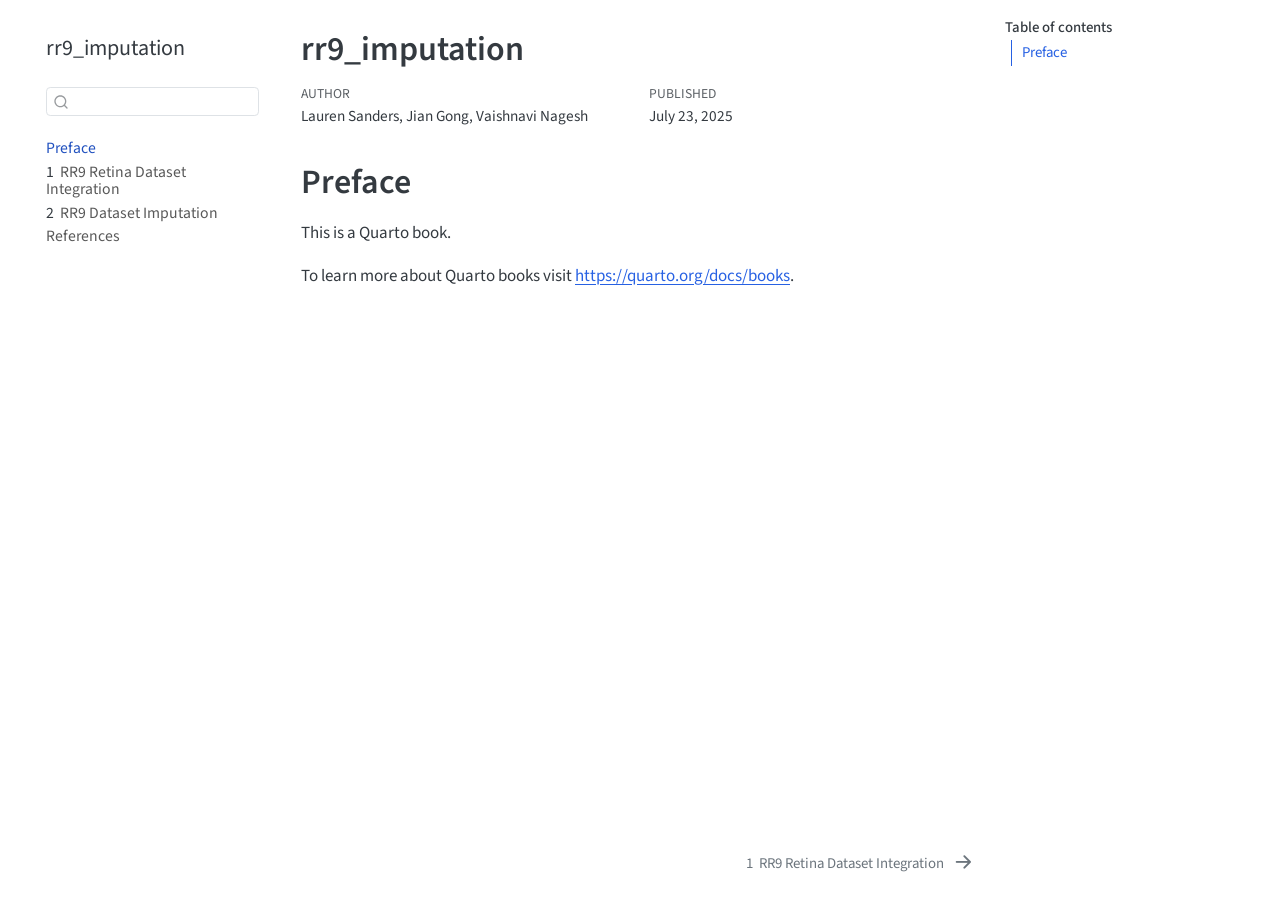
<file: Working_Code/rr9_imputation/_book/index.html>
<!DOCTYPE html>
<html xmlns="http://www.w3.org/1999/xhtml" lang="en" xml:lang="en"><head>

<meta charset="utf-8">
<meta name="generator" content="quarto-1.7.32">

<meta name="viewport" content="width=device-width, initial-scale=1.0, user-scalable=yes">

<meta name="author" content="Lauren Sanders, Jian Gong, Vaishnavi Nagesh">
<meta name="dcterms.date" content="2025-07-23">

<title>rr9_imputation</title>
<style>
code{white-space: pre-wrap;}
span.smallcaps{font-variant: small-caps;}
div.columns{display: flex; gap: min(4vw, 1.5em);}
div.column{flex: auto; overflow-x: auto;}
div.hanging-indent{margin-left: 1.5em; text-indent: -1.5em;}
ul.task-list{list-style: none;}
ul.task-list li input[type="checkbox"] {
  width: 0.8em;
  margin: 0 0.8em 0.2em -1em; /* quarto-specific, see https://github.com/quarto-dev/quarto-cli/issues/4556 */ 
  vertical-align: middle;
}
</style>


<script src="site_libs/quarto-nav/quarto-nav.js"></script>
<script src="site_libs/quarto-nav/headroom.min.js"></script>
<script src="site_libs/clipboard/clipboard.min.js"></script>
<script src="site_libs/quarto-search/autocomplete.umd.js"></script>
<script src="site_libs/quarto-search/fuse.min.js"></script>
<script src="site_libs/quarto-search/quarto-search.js"></script>
<meta name="quarto:offset" content="./">
<link href="./rr9_retina_dataset.html" rel="next">
<script src="site_libs/quarto-html/quarto.js" type="module"></script>
<script src="site_libs/quarto-html/tabsets/tabsets.js" type="module"></script>
<script src="site_libs/quarto-html/popper.min.js"></script>
<script src="site_libs/quarto-html/tippy.umd.min.js"></script>
<script src="site_libs/quarto-html/anchor.min.js"></script>
<link href="site_libs/quarto-html/tippy.css" rel="stylesheet">
<link href="site_libs/quarto-html/quarto-syntax-highlighting-37eea08aefeeee20ff55810ff984fec1.css" rel="stylesheet" id="quarto-text-highlighting-styles">
<script src="site_libs/bootstrap/bootstrap.min.js"></script>
<link href="site_libs/bootstrap/bootstrap-icons.css" rel="stylesheet">
<link href="site_libs/bootstrap/bootstrap-485d01fc63b59abcd3ee1bf1e8e2748d.min.css" rel="stylesheet" append-hash="true" id="quarto-bootstrap" data-mode="light">
<script id="quarto-search-options" type="application/json">{
  "location": "sidebar",
  "copy-button": false,
  "collapse-after": 3,
  "panel-placement": "start",
  "type": "textbox",
  "limit": 50,
  "keyboard-shortcut": [
    "f",
    "/",
    "s"
  ],
  "show-item-context": false,
  "language": {
    "search-no-results-text": "No results",
    "search-matching-documents-text": "matching documents",
    "search-copy-link-title": "Copy link to search",
    "search-hide-matches-text": "Hide additional matches",
    "search-more-match-text": "more match in this document",
    "search-more-matches-text": "more matches in this document",
    "search-clear-button-title": "Clear",
    "search-text-placeholder": "",
    "search-detached-cancel-button-title": "Cancel",
    "search-submit-button-title": "Submit",
    "search-label": "Search"
  }
}</script>


</head>

<body class="nav-sidebar floating quarto-light">

<div id="quarto-search-results"></div>
  <header id="quarto-header" class="headroom fixed-top">
  <nav class="quarto-secondary-nav">
    <div class="container-fluid d-flex">
      <button type="button" class="quarto-btn-toggle btn" data-bs-toggle="collapse" role="button" data-bs-target=".quarto-sidebar-collapse-item" aria-controls="quarto-sidebar" aria-expanded="false" aria-label="Toggle sidebar navigation" onclick="if (window.quartoToggleHeadroom) { window.quartoToggleHeadroom(); }">
        <i class="bi bi-layout-text-sidebar-reverse"></i>
      </button>
        <nav class="quarto-page-breadcrumbs" aria-label="breadcrumb"><ol class="breadcrumb"><li class="breadcrumb-item"><a href="./index.html">Preface</a></li></ol></nav>
        <a class="flex-grow-1" role="navigation" data-bs-toggle="collapse" data-bs-target=".quarto-sidebar-collapse-item" aria-controls="quarto-sidebar" aria-expanded="false" aria-label="Toggle sidebar navigation" onclick="if (window.quartoToggleHeadroom) { window.quartoToggleHeadroom(); }">      
        </a>
      <button type="button" class="btn quarto-search-button" aria-label="Search" onclick="window.quartoOpenSearch();">
        <i class="bi bi-search"></i>
      </button>
    </div>
  </nav>
</header>
<!-- content -->
<div id="quarto-content" class="quarto-container page-columns page-rows-contents page-layout-article">
<!-- sidebar -->
  <nav id="quarto-sidebar" class="sidebar collapse collapse-horizontal quarto-sidebar-collapse-item sidebar-navigation floating overflow-auto">
    <div class="pt-lg-2 mt-2 text-left sidebar-header">
    <div class="sidebar-title mb-0 py-0">
      <a href="./">rr9_imputation</a> 
    </div>
      </div>
        <div class="mt-2 flex-shrink-0 align-items-center">
        <div class="sidebar-search">
        <div id="quarto-search" class="" title="Search"></div>
        </div>
        </div>
    <div class="sidebar-menu-container"> 
    <ul class="list-unstyled mt-1">
        <li class="sidebar-item">
  <div class="sidebar-item-container"> 
  <a href="./index.html" class="sidebar-item-text sidebar-link active">
 <span class="menu-text">Preface</span></a>
  </div>
</li>
        <li class="sidebar-item">
  <div class="sidebar-item-container"> 
  <a href="./rr9_retina_dataset.html" class="sidebar-item-text sidebar-link">
 <span class="menu-text"><span class="chapter-number">1</span>&nbsp; <span class="chapter-title">RR9 Retina Dataset Integration</span></span></a>
  </div>
</li>
        <li class="sidebar-item">
  <div class="sidebar-item-container"> 
  <a href="./impute.html" class="sidebar-item-text sidebar-link">
 <span class="menu-text"><span class="chapter-number">2</span>&nbsp; <span class="chapter-title">RR9 Dataset Imputation</span></span></a>
  </div>
</li>
        <li class="sidebar-item">
  <div class="sidebar-item-container"> 
  <a href="./references.html" class="sidebar-item-text sidebar-link">
 <span class="menu-text">References</span></a>
  </div>
</li>
    </ul>
    </div>
</nav>
<div id="quarto-sidebar-glass" class="quarto-sidebar-collapse-item" data-bs-toggle="collapse" data-bs-target=".quarto-sidebar-collapse-item"></div>
<!-- margin-sidebar -->
    <div id="quarto-margin-sidebar" class="sidebar margin-sidebar">
        <nav id="TOC" role="doc-toc" class="toc-active">
    <h2 id="toc-title">Table of contents</h2>
   
  <ul>
  <li><a href="#preface" id="toc-preface" class="nav-link active" data-scroll-target="#preface">Preface</a></li>
  </ul>
</nav>
    </div>
<!-- main -->
<main class="content" id="quarto-document-content">

<header id="title-block-header" class="quarto-title-block default">
<div class="quarto-title">
<h1 class="title">rr9_imputation</h1>
</div>



<div class="quarto-title-meta">

    <div>
    <div class="quarto-title-meta-heading">Author</div>
    <div class="quarto-title-meta-contents">
             <p>Lauren Sanders, Jian Gong, Vaishnavi Nagesh </p>
          </div>
  </div>
    
    <div>
    <div class="quarto-title-meta-heading">Published</div>
    <div class="quarto-title-meta-contents">
      <p class="date">July 23, 2025</p>
    </div>
  </div>
  
    
  </div>
  


</header>


<section id="preface" class="level1 unnumbered">
<h1 class="unnumbered">Preface</h1>
<p>This is a Quarto book.</p>
<p>To learn more about Quarto books visit <a href="https://quarto.org/docs/books" class="uri">https://quarto.org/docs/books</a>.</p>


</section>

</main> <!-- /main -->
<script id="quarto-html-after-body" type="application/javascript">
  window.document.addEventListener("DOMContentLoaded", function (event) {
    const icon = "";
    const anchorJS = new window.AnchorJS();
    anchorJS.options = {
      placement: 'right',
      icon: icon
    };
    anchorJS.add('.anchored');
    const isCodeAnnotation = (el) => {
      for (const clz of el.classList) {
        if (clz.startsWith('code-annotation-')) {                     
          return true;
        }
      }
      return false;
    }
    const onCopySuccess = function(e) {
      // button target
      const button = e.trigger;
      // don't keep focus
      button.blur();
      // flash "checked"
      button.classList.add('code-copy-button-checked');
      var currentTitle = button.getAttribute("title");
      button.setAttribute("title", "Copied!");
      let tooltip;
      if (window.bootstrap) {
        button.setAttribute("data-bs-toggle", "tooltip");
        button.setAttribute("data-bs-placement", "left");
        button.setAttribute("data-bs-title", "Copied!");
        tooltip = new bootstrap.Tooltip(button, 
          { trigger: "manual", 
            customClass: "code-copy-button-tooltip",
            offset: [0, -8]});
        tooltip.show();    
      }
      setTimeout(function() {
        if (tooltip) {
          tooltip.hide();
          button.removeAttribute("data-bs-title");
          button.removeAttribute("data-bs-toggle");
          button.removeAttribute("data-bs-placement");
        }
        button.setAttribute("title", currentTitle);
        button.classList.remove('code-copy-button-checked');
      }, 1000);
      // clear code selection
      e.clearSelection();
    }
    const getTextToCopy = function(trigger) {
        const codeEl = trigger.previousElementSibling.cloneNode(true);
        for (const childEl of codeEl.children) {
          if (isCodeAnnotation(childEl)) {
            childEl.remove();
          }
        }
        return codeEl.innerText;
    }
    const clipboard = new window.ClipboardJS('.code-copy-button:not([data-in-quarto-modal])', {
      text: getTextToCopy
    });
    clipboard.on('success', onCopySuccess);
    if (window.document.getElementById('quarto-embedded-source-code-modal')) {
      const clipboardModal = new window.ClipboardJS('.code-copy-button[data-in-quarto-modal]', {
        text: getTextToCopy,
        container: window.document.getElementById('quarto-embedded-source-code-modal')
      });
      clipboardModal.on('success', onCopySuccess);
    }
      var localhostRegex = new RegExp(/^(?:http|https):\/\/localhost\:?[0-9]*\//);
      var mailtoRegex = new RegExp(/^mailto:/);
        var filterRegex = new RegExp('/' + window.location.host + '/');
      var isInternal = (href) => {
          return filterRegex.test(href) || localhostRegex.test(href) || mailtoRegex.test(href);
      }
      // Inspect non-navigation links and adorn them if external
     var links = window.document.querySelectorAll('a[href]:not(.nav-link):not(.navbar-brand):not(.toc-action):not(.sidebar-link):not(.sidebar-item-toggle):not(.pagination-link):not(.no-external):not([aria-hidden]):not(.dropdown-item):not(.quarto-navigation-tool):not(.about-link)');
      for (var i=0; i<links.length; i++) {
        const link = links[i];
        if (!isInternal(link.href)) {
          // undo the damage that might have been done by quarto-nav.js in the case of
          // links that we want to consider external
          if (link.dataset.originalHref !== undefined) {
            link.href = link.dataset.originalHref;
          }
        }
      }
    function tippyHover(el, contentFn, onTriggerFn, onUntriggerFn) {
      const config = {
        allowHTML: true,
        maxWidth: 500,
        delay: 100,
        arrow: false,
        appendTo: function(el) {
            return el.parentElement;
        },
        interactive: true,
        interactiveBorder: 10,
        theme: 'quarto',
        placement: 'bottom-start',
      };
      if (contentFn) {
        config.content = contentFn;
      }
      if (onTriggerFn) {
        config.onTrigger = onTriggerFn;
      }
      if (onUntriggerFn) {
        config.onUntrigger = onUntriggerFn;
      }
      window.tippy(el, config); 
    }
    const noterefs = window.document.querySelectorAll('a[role="doc-noteref"]');
    for (var i=0; i<noterefs.length; i++) {
      const ref = noterefs[i];
      tippyHover(ref, function() {
        // use id or data attribute instead here
        let href = ref.getAttribute('data-footnote-href') || ref.getAttribute('href');
        try { href = new URL(href).hash; } catch {}
        const id = href.replace(/^#\/?/, "");
        const note = window.document.getElementById(id);
        if (note) {
          return note.innerHTML;
        } else {
          return "";
        }
      });
    }
    const xrefs = window.document.querySelectorAll('a.quarto-xref');
    const processXRef = (id, note) => {
      // Strip column container classes
      const stripColumnClz = (el) => {
        el.classList.remove("page-full", "page-columns");
        if (el.children) {
          for (const child of el.children) {
            stripColumnClz(child);
          }
        }
      }
      stripColumnClz(note)
      if (id === null || id.startsWith('sec-')) {
        // Special case sections, only their first couple elements
        const container = document.createElement("div");
        if (note.children && note.children.length > 2) {
          container.appendChild(note.children[0].cloneNode(true));
          for (let i = 1; i < note.children.length; i++) {
            const child = note.children[i];
            if (child.tagName === "P" && child.innerText === "") {
              continue;
            } else {
              container.appendChild(child.cloneNode(true));
              break;
            }
          }
          if (window.Quarto?.typesetMath) {
            window.Quarto.typesetMath(container);
          }
          return container.innerHTML
        } else {
          if (window.Quarto?.typesetMath) {
            window.Quarto.typesetMath(note);
          }
          return note.innerHTML;
        }
      } else {
        // Remove any anchor links if they are present
        const anchorLink = note.querySelector('a.anchorjs-link');
        if (anchorLink) {
          anchorLink.remove();
        }
        if (window.Quarto?.typesetMath) {
          window.Quarto.typesetMath(note);
        }
        if (note.classList.contains("callout")) {
          return note.outerHTML;
        } else {
          return note.innerHTML;
        }
      }
    }
    for (var i=0; i<xrefs.length; i++) {
      const xref = xrefs[i];
      tippyHover(xref, undefined, function(instance) {
        instance.disable();
        let url = xref.getAttribute('href');
        let hash = undefined; 
        if (url.startsWith('#')) {
          hash = url;
        } else {
          try { hash = new URL(url).hash; } catch {}
        }
        if (hash) {
          const id = hash.replace(/^#\/?/, "");
          const note = window.document.getElementById(id);
          if (note !== null) {
            try {
              const html = processXRef(id, note.cloneNode(true));
              instance.setContent(html);
            } finally {
              instance.enable();
              instance.show();
            }
          } else {
            // See if we can fetch this
            fetch(url.split('#')[0])
            .then(res => res.text())
            .then(html => {
              const parser = new DOMParser();
              const htmlDoc = parser.parseFromString(html, "text/html");
              const note = htmlDoc.getElementById(id);
              if (note !== null) {
                const html = processXRef(id, note);
                instance.setContent(html);
              } 
            }).finally(() => {
              instance.enable();
              instance.show();
            });
          }
        } else {
          // See if we can fetch a full url (with no hash to target)
          // This is a special case and we should probably do some content thinning / targeting
          fetch(url)
          .then(res => res.text())
          .then(html => {
            const parser = new DOMParser();
            const htmlDoc = parser.parseFromString(html, "text/html");
            const note = htmlDoc.querySelector('main.content');
            if (note !== null) {
              // This should only happen for chapter cross references
              // (since there is no id in the URL)
              // remove the first header
              if (note.children.length > 0 && note.children[0].tagName === "HEADER") {
                note.children[0].remove();
              }
              const html = processXRef(null, note);
              instance.setContent(html);
            } 
          }).finally(() => {
            instance.enable();
            instance.show();
          });
        }
      }, function(instance) {
      });
    }
        let selectedAnnoteEl;
        const selectorForAnnotation = ( cell, annotation) => {
          let cellAttr = 'data-code-cell="' + cell + '"';
          let lineAttr = 'data-code-annotation="' +  annotation + '"';
          const selector = 'span[' + cellAttr + '][' + lineAttr + ']';
          return selector;
        }
        const selectCodeLines = (annoteEl) => {
          const doc = window.document;
          const targetCell = annoteEl.getAttribute("data-target-cell");
          const targetAnnotation = annoteEl.getAttribute("data-target-annotation");
          const annoteSpan = window.document.querySelector(selectorForAnnotation(targetCell, targetAnnotation));
          const lines = annoteSpan.getAttribute("data-code-lines").split(",");
          const lineIds = lines.map((line) => {
            return targetCell + "-" + line;
          })
          let top = null;
          let height = null;
          let parent = null;
          if (lineIds.length > 0) {
              //compute the position of the single el (top and bottom and make a div)
              const el = window.document.getElementById(lineIds[0]);
              top = el.offsetTop;
              height = el.offsetHeight;
              parent = el.parentElement.parentElement;
            if (lineIds.length > 1) {
              const lastEl = window.document.getElementById(lineIds[lineIds.length - 1]);
              const bottom = lastEl.offsetTop + lastEl.offsetHeight;
              height = bottom - top;
            }
            if (top !== null && height !== null && parent !== null) {
              // cook up a div (if necessary) and position it 
              let div = window.document.getElementById("code-annotation-line-highlight");
              if (div === null) {
                div = window.document.createElement("div");
                div.setAttribute("id", "code-annotation-line-highlight");
                div.style.position = 'absolute';
                parent.appendChild(div);
              }
              div.style.top = top - 2 + "px";
              div.style.height = height + 4 + "px";
              div.style.left = 0;
              let gutterDiv = window.document.getElementById("code-annotation-line-highlight-gutter");
              if (gutterDiv === null) {
                gutterDiv = window.document.createElement("div");
                gutterDiv.setAttribute("id", "code-annotation-line-highlight-gutter");
                gutterDiv.style.position = 'absolute';
                const codeCell = window.document.getElementById(targetCell);
                const gutter = codeCell.querySelector('.code-annotation-gutter');
                gutter.appendChild(gutterDiv);
              }
              gutterDiv.style.top = top - 2 + "px";
              gutterDiv.style.height = height + 4 + "px";
            }
            selectedAnnoteEl = annoteEl;
          }
        };
        const unselectCodeLines = () => {
          const elementsIds = ["code-annotation-line-highlight", "code-annotation-line-highlight-gutter"];
          elementsIds.forEach((elId) => {
            const div = window.document.getElementById(elId);
            if (div) {
              div.remove();
            }
          });
          selectedAnnoteEl = undefined;
        };
          // Handle positioning of the toggle
      window.addEventListener(
        "resize",
        throttle(() => {
          elRect = undefined;
          if (selectedAnnoteEl) {
            selectCodeLines(selectedAnnoteEl);
          }
        }, 10)
      );
      function throttle(fn, ms) {
      let throttle = false;
      let timer;
        return (...args) => {
          if(!throttle) { // first call gets through
              fn.apply(this, args);
              throttle = true;
          } else { // all the others get throttled
              if(timer) clearTimeout(timer); // cancel #2
              timer = setTimeout(() => {
                fn.apply(this, args);
                timer = throttle = false;
              }, ms);
          }
        };
      }
        // Attach click handler to the DT
        const annoteDls = window.document.querySelectorAll('dt[data-target-cell]');
        for (const annoteDlNode of annoteDls) {
          annoteDlNode.addEventListener('click', (event) => {
            const clickedEl = event.target;
            if (clickedEl !== selectedAnnoteEl) {
              unselectCodeLines();
              const activeEl = window.document.querySelector('dt[data-target-cell].code-annotation-active');
              if (activeEl) {
                activeEl.classList.remove('code-annotation-active');
              }
              selectCodeLines(clickedEl);
              clickedEl.classList.add('code-annotation-active');
            } else {
              // Unselect the line
              unselectCodeLines();
              clickedEl.classList.remove('code-annotation-active');
            }
          });
        }
    const findCites = (el) => {
      const parentEl = el.parentElement;
      if (parentEl) {
        const cites = parentEl.dataset.cites;
        if (cites) {
          return {
            el,
            cites: cites.split(' ')
          };
        } else {
          return findCites(el.parentElement)
        }
      } else {
        return undefined;
      }
    };
    var bibliorefs = window.document.querySelectorAll('a[role="doc-biblioref"]');
    for (var i=0; i<bibliorefs.length; i++) {
      const ref = bibliorefs[i];
      const citeInfo = findCites(ref);
      if (citeInfo) {
        tippyHover(citeInfo.el, function() {
          var popup = window.document.createElement('div');
          citeInfo.cites.forEach(function(cite) {
            var citeDiv = window.document.createElement('div');
            citeDiv.classList.add('hanging-indent');
            citeDiv.classList.add('csl-entry');
            var biblioDiv = window.document.getElementById('ref-' + cite);
            if (biblioDiv) {
              citeDiv.innerHTML = biblioDiv.innerHTML;
            }
            popup.appendChild(citeDiv);
          });
          return popup.innerHTML;
        });
      }
    }
  });
  </script>
<nav class="page-navigation">
  <div class="nav-page nav-page-previous">
  </div>
  <div class="nav-page nav-page-next">
      <a href="./rr9_retina_dataset.html" class="pagination-link" aria-label="RR9 Retina Dataset Integration">
        <span class="nav-page-text"><span class="chapter-number">1</span>&nbsp; <span class="chapter-title">RR9 Retina Dataset Integration</span></span> <i class="bi bi-arrow-right-short"></i>
      </a>
  </div>
</nav>
</div> <!-- /content -->




</body></html>
</file>
<file: Working_Code/rr9_imputation/_book/site_libs/quarto-html/tippy.css>
.tippy-box[data-animation=fade][data-state=hidden]{opacity:0}[data-tippy-root]{max-width:calc(100vw - 10px)}.tippy-box{position:relative;background-color:#333;color:#fff;border-radius:4px;font-size:14px;line-height:1.4;white-space:normal;outline:0;transition-property:transform,visibility,opacity}.tippy-box[data-placement^=top]>.tippy-arrow{bottom:0}.tippy-box[data-placement^=top]>.tippy-arrow:before{bottom:-7px;left:0;border-width:8px 8px 0;border-top-color:initial;transform-origin:center top}.tippy-box[data-placement^=bottom]>.tippy-arrow{top:0}.tippy-box[data-placement^=bottom]>.tippy-arrow:before{top:-7px;left:0;border-width:0 8px 8px;border-bottom-color:initial;transform-origin:center bottom}.tippy-box[data-placement^=left]>.tippy-arrow{right:0}.tippy-box[data-placement^=left]>.tippy-arrow:before{border-width:8px 0 8px 8px;border-left-color:initial;right:-7px;transform-origin:center left}.tippy-box[data-placement^=right]>.tippy-arrow{left:0}.tippy-box[data-placement^=right]>.tippy-arrow:before{left:-7px;border-width:8px 8px 8px 0;border-right-color:initial;transform-origin:center right}.tippy-box[data-inertia][data-state=visible]{transition-timing-function:cubic-bezier(.54,1.5,.38,1.11)}.tippy-arrow{width:16px;height:16px;color:#333}.tippy-arrow:before{content:"";position:absolute;border-color:transparent;border-style:solid}.tippy-content{position:relative;padding:5px 9px;z-index:1}
</file>
<file: Working_Code/rr9_imputation/_book/site_libs/quarto-html/quarto-syntax-highlighting-37eea08aefeeee20ff55810ff984fec1.css>
/* quarto syntax highlight colors */
:root {
  --quarto-hl-ot-color: #003B4F;
  --quarto-hl-at-color: #657422;
  --quarto-hl-ss-color: #20794D;
  --quarto-hl-an-color: #5E5E5E;
  --quarto-hl-fu-color: #4758AB;
  --quarto-hl-st-color: #20794D;
  --quarto-hl-cf-color: #003B4F;
  --quarto-hl-op-color: #5E5E5E;
  --quarto-hl-er-color: #AD0000;
  --quarto-hl-bn-color: #AD0000;
  --quarto-hl-al-color: #AD0000;
  --quarto-hl-va-color: #111111;
  --quarto-hl-bu-color: inherit;
  --quarto-hl-ex-color: inherit;
  --quarto-hl-pp-color: #AD0000;
  --quarto-hl-in-color: #5E5E5E;
  --quarto-hl-vs-color: #20794D;
  --quarto-hl-wa-color: #5E5E5E;
  --quarto-hl-do-color: #5E5E5E;
  --quarto-hl-im-color: #00769E;
  --quarto-hl-ch-color: #20794D;
  --quarto-hl-dt-color: #AD0000;
  --quarto-hl-fl-color: #AD0000;
  --quarto-hl-co-color: #5E5E5E;
  --quarto-hl-cv-color: #5E5E5E;
  --quarto-hl-cn-color: #8f5902;
  --quarto-hl-sc-color: #5E5E5E;
  --quarto-hl-dv-color: #AD0000;
  --quarto-hl-kw-color: #003B4F;
}

/* other quarto variables */
:root {
  --quarto-font-monospace: SFMono-Regular, Menlo, Monaco, Consolas, "Liberation Mono", "Courier New", monospace;
}

/* syntax highlight based on Pandoc's rules */
pre > code.sourceCode > span {
  color: #003B4F;
}

code.sourceCode > span {
  color: #003B4F;
}

div.sourceCode,
div.sourceCode pre.sourceCode {
  color: #003B4F;
}

/* Normal */
code span {
  color: #003B4F;
}

/* Alert */
code span.al {
  color: #AD0000;
  font-style: inherit;
}

/* Annotation */
code span.an {
  color: #5E5E5E;
  font-style: inherit;
}

/* Attribute */
code span.at {
  color: #657422;
  font-style: inherit;
}

/* BaseN */
code span.bn {
  color: #AD0000;
  font-style: inherit;
}

/* BuiltIn */
code span.bu {
  font-style: inherit;
}

/* ControlFlow */
code span.cf {
  color: #003B4F;
  font-weight: bold;
  font-style: inherit;
}

/* Char */
code span.ch {
  color: #20794D;
  font-style: inherit;
}

/* Constant */
code span.cn {
  color: #8f5902;
  font-style: inherit;
}

/* Comment */
code span.co {
  color: #5E5E5E;
  font-style: inherit;
}

/* CommentVar */
code span.cv {
  color: #5E5E5E;
  font-style: italic;
}

/* Documentation */
code span.do {
  color: #5E5E5E;
  font-style: italic;
}

/* DataType */
code span.dt {
  color: #AD0000;
  font-style: inherit;
}

/* DecVal */
code span.dv {
  color: #AD0000;
  font-style: inherit;
}

/* Error */
code span.er {
  color: #AD0000;
  font-style: inherit;
}

/* Extension */
code span.ex {
  font-style: inherit;
}

/* Float */
code span.fl {
  color: #AD0000;
  font-style: inherit;
}

/* Function */
code span.fu {
  color: #4758AB;
  font-style: inherit;
}

/* Import */
code span.im {
  color: #00769E;
  font-style: inherit;
}

/* Information */
code span.in {
  color: #5E5E5E;
  font-style: inherit;
}

/* Keyword */
code span.kw {
  color: #003B4F;
  font-weight: bold;
  font-style: inherit;
}

/* Operator */
code span.op {
  color: #5E5E5E;
  font-style: inherit;
}

/* Other */
code span.ot {
  color: #003B4F;
  font-style: inherit;
}

/* Preprocessor */
code span.pp {
  color: #AD0000;
  font-style: inherit;
}

/* SpecialChar */
code span.sc {
  color: #5E5E5E;
  font-style: inherit;
}

/* SpecialString */
code span.ss {
  color: #20794D;
  font-style: inherit;
}

/* String */
code span.st {
  color: #20794D;
  font-style: inherit;
}

/* Variable */
code span.va {
  color: #111111;
  font-style: inherit;
}

/* VerbatimString */
code span.vs {
  color: #20794D;
  font-style: inherit;
}

/* Warning */
code span.wa {
  color: #5E5E5E;
  font-style: italic;
}

.prevent-inlining {
  content: "</";
}

/*# sourceMappingURL=27d3d809615f7771493d095567f04340.css.map */
</file>
